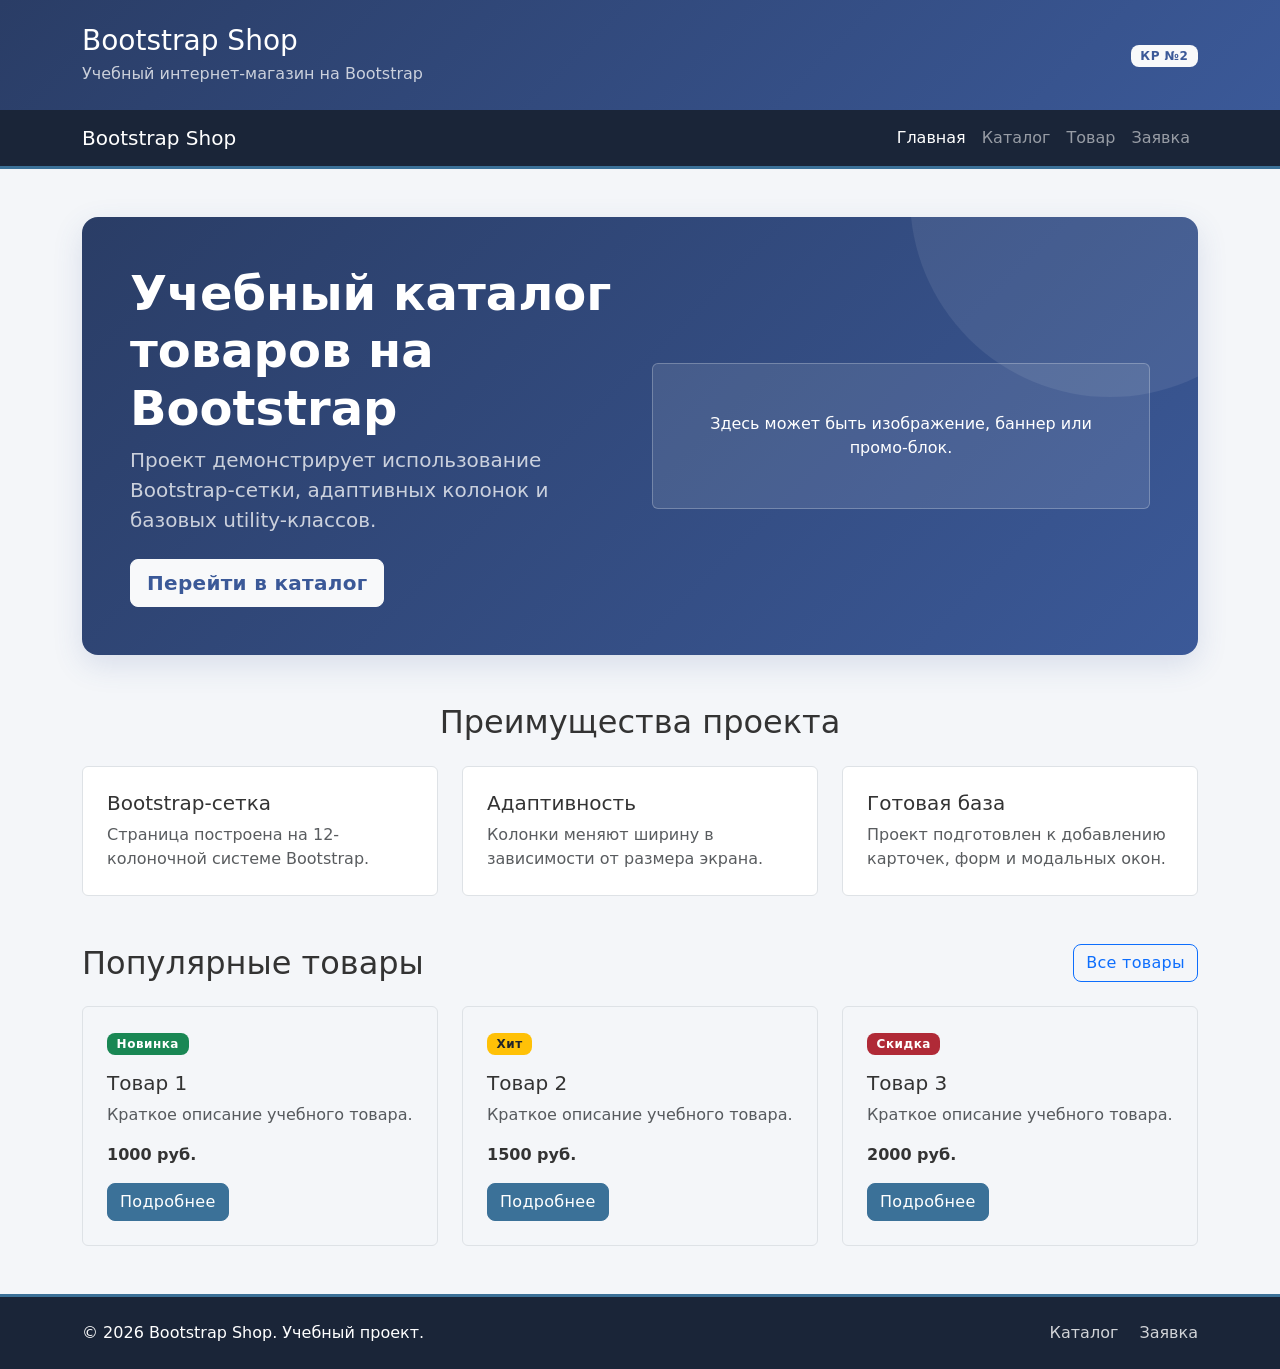
<file: index.html>
<!DOCTYPE html>
<html lang="ru">
<head>
  <meta charset="UTF-8">
  <meta name="viewport" content="width=device-width, initial-scale=1.0">
  <title>Главная — Bootstrap Shop</title>
  <link rel="stylesheet" href="vendor/bootstrap/css/bootstrap.min.css">
  <link rel="stylesheet" href="css/custom.css">
</head>
<body>
    <header class="bg-primary text-white py-4">
        <div class="container">
            <div class="row align-items-center">
                <div class="col-12 col-md-8">
                    <h1 class="h3 mb-1">Bootstrap Shop</h1>
                    <p class="mb-0 opacity-75">
                    Учебный интернет-магазин на Bootstrap
                    </p>
                </div>

                <div class="col-12 col-md-4 text-md-end mt-3 mt-md-0">
                    <span class="badge bg-light text-primary">
                    КР №2
                    </span>
                </div>
            </div>
        </div>
    </header>

    <nav class="navbar navbar-expand-lg navbar-dark bg-dark">
        <div class="container">
            <a class="navbar-brand" href="index.html">Bootstrap Shop</a>

            <button
            class="navbar-toggler"
            type="button"
            data-bs-toggle="collapse"
            data-bs-target="#mainNavbar"
            aria-controls="mainNavbar"
            aria-expanded="false"
            aria-label="Переключить навигацию"
            >
                <span class="navbar-toggler-icon"></span>
            </button>

            <div class="collapse navbar-collapse" id="mainNavbar">
                <ul class="navbar-nav ms-auto">
                    <li class="nav-item">
                        <a class="nav-link active" aria-current="page" href="index.html">
                            Главная
                        </a>
                    </li>
                    <li class="nav-item">
                        <a class="nav-link" href="catalog.html">Каталог</a>
                    </li>
                    <li class="nav-item">
                        <a class="nav-link" href="product.html">Товар</a>
                    </li>
                    <li class="nav-item">
                        <a class="nav-link" href="order.html">Заявка</a>
                    </li>
                </ul>
            </div>
        </div>
    </nav>
    <main>
        <section class="container my-5">
            <div class="hero-section p-4 p-md-5 text-white">
                <div class="row align-items-center g-4 position-relative z-1">
                    <div class="col-12 col-lg-6">
                        <h2 class="display-5 fw-bold">Учебный каталог товаров на Bootstrap</h2>
                        <p class="lead opacity-75 mb-4">Проект демонстрирует использование Bootstrap-сетки, адаптивных колонок и базовых utility-классов.</p>
                        <a class="btn btn-light btn-lg text-primary fw-bold" href="catalog.html">
                            Перейти в каталог
                        </a>
                    </div>
                    <div class="col-12 col-lg-6">
                        <div class="p-5 bg-white bg-opacity-10 border border-light border-opacity-25 rounded text-center">
                            <p class="mb-0">Здесь может быть изображение, баннер или промо-блок.</p>
                        </div>
                    </div>
                </div>
            </div>
        </section>
        <section class="container my-5">
            <h2 class="text-center mb-4">Преимущества проекта</h2>

            <div class="row g-4">
                <div class="col-12 col-md-4">
                    <div class="p-4 border rounded h-100 bg-white">
                        <h3 class="h5">Bootstrap-сетка</h3>
                        <p class="mb-0 text-muted">
                        Страница построена на 12-колоночной системе Bootstrap.
                        </p>
                    </div>
                </div>

                <div class="col-12 col-md-4">
                    <div class="p-4 border rounded h-100 bg-white">
                        <h3 class="h5">Адаптивность</h3>
                        <p class="mb-0 text-muted">
                        Колонки меняют ширину в зависимости от размера экрана.
                        </p>
                    </div>
                </div>

                <div class="col-12 col-md-4">
                    <div class="p-4 border rounded h-100 bg-white">
                        <h3 class="h5">Готовая база</h3>
                        <p class="mb-0 text-muted">
                        Проект подготовлен к добавлению карточек, форм и модальных окон.
                        </p>
                    </div>
                </div>
            </div>
        </section>
        <section class="container my-5">
            <div class="d-flex justify-content-between align-items-center mb-4">
                <h2 class="mb-0">Популярные товары</h2>
                <a class="btn btn-outline-primary" href="catalog.html">
                Все товары
                </a>
            </div>

            <div class="row g-4">
                <div class="col-12 col-md-6 col-lg-4">
                    <div class="border rounded h-100 p-4">
                        <span class="badge bg-success mb-3">Новинка</span>
                        <h3 class="h5">Товар 1</h3>
                        <p class="text-muted">
                        Краткое описание учебного товара.
                        </p>
                        <p class="fw-bold mb-3">1000 руб.</p>
                        <a class="btn btn-primary" href="product.html">
                        Подробнее
                        </a>
                    </div>
                </div>

                <div class="col-12 col-md-6 col-lg-4">
                    <div class="border rounded h-100 p-4">
                        <span class="badge bg-warning text-dark mb-3">Хит</span>
                        <h3 class="h5">Товар 2</h3>
                        <p class="text-muted">
                        Краткое описание учебного товара.
                        </p>
                        <p class="fw-bold mb-3">1500 руб.</p>
                        <a class="btn btn-primary" href="product.html">
                        Подробнее
                        </a>
                    </div>
                </div>

                <div class="col-12 col-md-6 col-lg-4">
                    <div class="border rounded h-100 p-4">
                        <span class="badge bg-danger mb-3">Скидка</span>
                        <h3 class="h5">Товар 3</h3>
                        <p class="text-muted">
                        Краткое описание учебного товара.
                        </p>
                        <p class="fw-bold mb-3">2000 руб.</p>
                        <a class="btn btn-primary" href="product.html">
                        Подробнее
                        </a>
                    </div>
                </div>
            </div>
        </section>

    </main>
    <footer class="bg-dark text-white py-4 mt-5">
        <div class="container">
            <div class="row align-items-center g-3">
            <div class="col-12 col-md-6">
                <p class="mb-0">
                &copy; 2026 Bootstrap Shop. Учебный проект.
                </p>
            </div>

            <div class="col-12 col-md-6 text-md-end">
                <a class="text-white text-decoration-none me-3" href="catalog.html">
                Каталог
                </a>
                <a class="text-white text-decoration-none" href="order.html">
                Заявка
                </a>
            </div>
            </div>
        </div>
    </footer>
  
    <script type="module" src="vendor/bootstrap/js/bootstrap.bundle.min.js"></script>
</body>
</html>
</file>
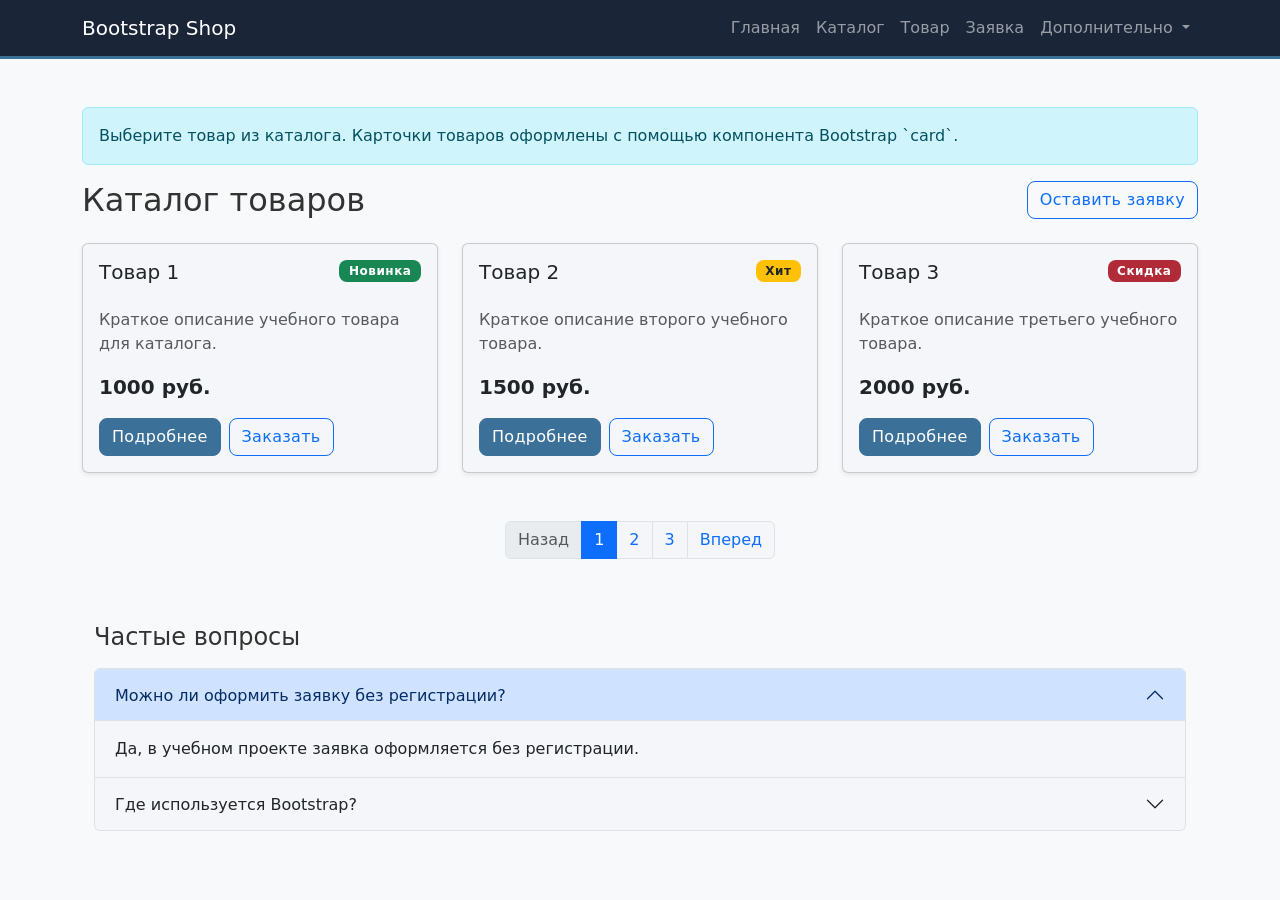
<file: catalog.html>
<!DOCTYPE html>
<html lang="ru">
<head>
  <meta charset="UTF-8">
  <meta name="viewport" content="width=device-width, initial-scale=1.0">
  <title>Каталог — Bootstrap Shop</title>

  <link rel="stylesheet" href="vendor/bootstrap/css/bootstrap.min.css">
  <link rel="stylesheet" href="css/custom.css">
</head>
<body class="bg-light">
  <nav class="navbar navbar-expand-lg navbar-dark bg-dark">
    <div class="container">
        <a class="navbar-brand" href="index.html">Bootstrap Shop</a>

        <button
        class="navbar-toggler"
        type="button"
        data-bs-toggle="collapse"
        data-bs-target="#mainNavbar"
        aria-controls="mainNavbar"
        aria-expanded="false"
        aria-label="Переключить навигацию"
        >
        <span class="navbar-toggler-icon"></span>
        </button>

        <div class="collapse navbar-collapse" id="mainNavbar">
            <ul class="navbar-nav ms-auto">
                <li class="nav-item">
                <a class="nav-link" href="index.html">Главная</a>
                </li>

                <li class="nav-item">
                <a class="nav-link" href="catalog.html">Каталог</a>
                </li>

                <li class="nav-item">
                <a class="nav-link" href="product.html">Товар</a>
                </li>

                <li class="nav-item">
                <a class="nav-link" href="order.html">Заявка</a>
                </li>

                <li class="nav-item dropdown">
                    <a
                        class="nav-link dropdown-toggle"
                        href="#"
                        role="button"
                        data-bs-toggle="dropdown"
                        aria-expanded="false"
                    >
                        Дополнительно
                    </a>
                    <ul class="dropdown-menu">
                        <li><a class="dropdown-item" href="catalog.html">Все товары</a></li>
                        <li><a class="dropdown-item" href="order.html">Оформить заявку</a></li>
                        <li><a class="dropdown-item" href="index.html#popular">Популярное</a></li>
                    </ul>
                </li>
            </ul>
        </div>
    </div>
  </nav>

  <main class="container my-5">
    <div class="alert alert-info" role="alert">
      Выберите товар из каталога. Карточки товаров оформлены с помощью компонента Bootstrap `card`.
    </div>

    <div class="d-flex justify-content-between align-items-center mb-4">
      <h1 class="h2 mb-0">Каталог товаров</h1>
      <a class="btn btn-outline-primary" href="order.html">
        Оставить заявку
      </a>
    </div>

    <div class="row g-4">
      <div class="col-12 col-md-6 col-lg-4">
        <div class="card h-100 shadow-sm">
            <div class="card-body d-flex flex-column">
                <div class="d-flex justify-content-between align-items-start mb-3">
                    <h2 class="card-title h5">Товар 1</h2>
                    <span class="badge bg-success">Новинка</span>
                </div>

                <p class="card-text text-muted">
                    Краткое описание учебного товара для каталога.
                </p>

                <p class="fw-bold fs-5 mt-auto">1000 руб.</p>

                <div class="d-flex gap-2">
                    <a class="btn btn-primary" href="product.html">Подробнее</a>
                    <button
                    class="btn btn-outline-primary"
                    type="button"
                    data-bs-toggle="modal"
                    data-bs-target="#orderModal"
                    >
                    Заказать
                    </button>
                </div>
            </div>
        </div>
      </div>
      
      <div class="col-12 col-md-6 col-lg-4">
        <div class="card h-100 shadow-sm">
            <div class="card-body d-flex flex-column">
                <div class="d-flex justify-content-between align-items-start mb-3">
                    <h2 class="card-title h5">Товар 2</h2>
                    <span class="badge bg-warning text-dark">Хит</span>
                </div>

                <p class="card-text text-muted">
                    Краткое описание второго учебного товара.
                </p>

                <p class="fw-bold fs-5 mt-auto">1500 руб.</p>

                <div class="d-flex gap-2">
                    <a class="btn btn-primary" href="product.html">Подробнее</a>
                    <button
                    class="btn btn-outline-primary"
                    type="button"
                    data-bs-toggle="modal"
                    data-bs-target="#orderModal"
                    >
                    Заказать
                    </button>
                </div>
            </div>
        </div>
      </div>

      <div class="col-12 col-md-6 col-lg-4">
        <div class="card h-100 shadow-sm">
            <div class="card-body d-flex flex-column">
                <div class="d-flex justify-content-between align-items-start mb-3">
                    <h2 class="card-title h5">Товар 3</h2>
                    <span class="badge bg-danger">Скидка</span>
                </div>

                <p class="card-text text-muted">
                    Краткое описание третьего учебного товара.
                </p>

                <p class="fw-bold fs-5 mt-auto">2000 руб.</p>

                <div class="d-flex gap-2">
                    <a class="btn btn-primary" href="product.html">Подробнее</a>
                    <button
                    class="btn btn-outline-primary"
                    type="button"
                    data-bs-toggle="modal"
                    data-bs-target="#orderModal"
                    >
                    Заказать
                    </button>
                </div>
            </div>
        </div>
      </div>
        <nav aria-label="Навигация по страницам каталога" class="mt-5">
        <ul class="pagination justify-content-center">
            <li class="page-item disabled">
            <a class="page-link" href="#" tabindex="-1" aria-disabled="true">Назад</a>
            </li>
            <li class="page-item active" aria-current="page">
            <a class="page-link" href="#">1</a>
            </li>
            <li class="page-item">
            <a class="page-link" href="#">2</a>
            </li>
            <li class="page-item">
            <a class="page-link" href="#">3</a>
            </li>
            <li class="page-item">
            <a class="page-link" href="#">Вперед</a>
            </li>
        </ul>
        </nav>
    </div>
    <div
        class="modal fade"
        id="orderModal"
        tabindex="-1"
        aria-labelledby="orderModalLabel"
        aria-hidden="true"
        >
        <div class="modal-dialog">
            <div class="modal-content">
            <div class="modal-header">
                <h2 class="modal-title h5" id="orderModalLabel">
                Быстрая заявка
                </h2>
                <button
                type="button"
                class="btn-close"
                data-bs-dismiss="modal"
                aria-label="Закрыть"
                ></button>
            </div>

            <div class="modal-body">
                <p class="text-muted">
                Оставьте контактные данные, и менеджер свяжется с вами.
                </p>

                <form>
                <div class="mb-3">
                    <label for="modal-name" class="form-label">Имя</label>
                    <input id="modal-name" type="text" class="form-control" required>
                </div>

                <div class="mb-3">
                    <label for="modal-phone" class="form-label">Телефон</label>
                    <input id="modal-phone" type="tel" class="form-control" required>
                </div>

                <div class="form-check mb-3">
                    <input id="modal-agree" class="form-check-input" type="checkbox" required>
                    <label class="form-check-label" for="modal-agree">
                    Согласен на обработку данных
                    </label>
                </div>
                </form>
            </div>

            <div class="modal-footer">
                <button type="button" class="btn btn-secondary" data-bs-dismiss="modal">
                Закрыть
                </button>
                <button type="button" class="btn btn-primary">
                Отправить
                </button>
            </div>
            </div>
        </div>
    </div>
    <section class="container my-5">
        <h2 class="h4 mb-3">Частые вопросы</h2>

        <div class="accordion" id="faqAccordion">
            <div class="accordion-item">
                <h3 class="accordion-header">
                    <button
                    class="accordion-button"
                    type="button"
                    data-bs-toggle="collapse"
                    data-bs-target="#faqOne"
                    aria-expanded="true"
                    aria-controls="faqOne"
                    >
                    Можно ли оформить заявку без регистрации?
                    </button>
                </h3>
                <div
                    id="faqOne"
                    class="accordion-collapse collapse show"
                    data-bs-parent="#faqAccordion"
                >
                    <div class="accordion-body">
                    Да, в учебном проекте заявка оформляется без регистрации.
                    </div>
                </div>
            </div>

            <div class="accordion-item">
                <h3 class="accordion-header">
                    <button
                    class="accordion-button collapsed"
                    type="button"
                    data-bs-toggle="collapse"
                    data-bs-target="#faqTwo"
                    aria-expanded="false"
                    aria-controls="faqTwo"
                    >
                    Где используется Bootstrap?
                    </button>
                </h3>
                <div
                    id="faqTwo"
                    class="accordion-collapse collapse"
                    data-bs-parent="#faqAccordion"
                >
                    <div class="accordion-body">
                    Bootstrap используется для сетки, карточек, форм, навигации, сообщений и модальных окон.
                    </div>
                </div>
            </div>
        </div>
    </section>
    
  </main>

  <script src="vendor/bootstrap/js/bootstrap.bundle.min.js"></script>
</body>
</html>
</file>
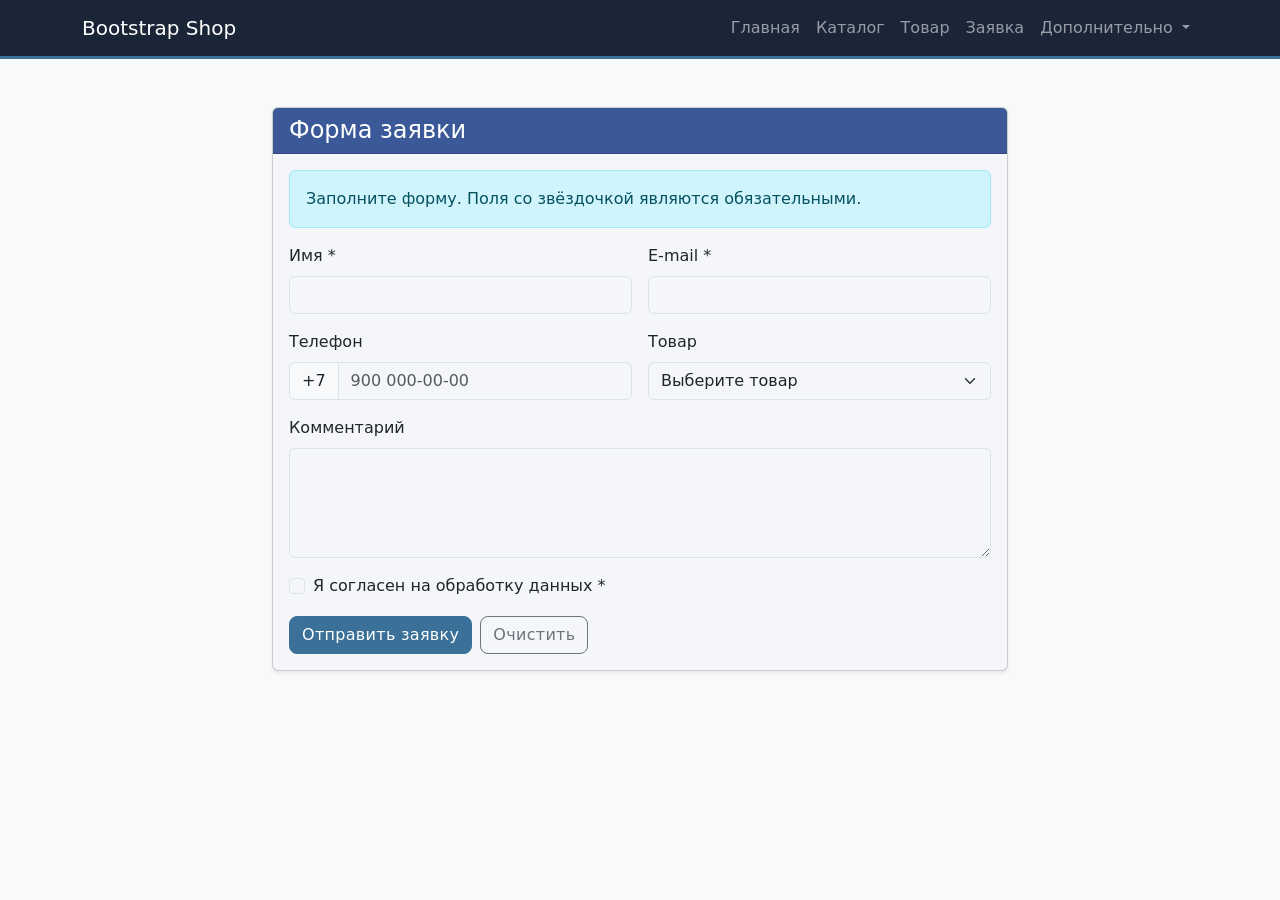
<file: order.html>
<!DOCTYPE html>
<html lang="ru">
<head>
  <meta charset="UTF-8">
  <meta name="viewport" content="width=device-width, initial-scale=1.0">
  <title>Каталог — Bootstrap Shop</title>

  <link rel="stylesheet" href="vendor/bootstrap/css/bootstrap.min.css">
  <link rel="stylesheet" href="css/custom.css">
</head>
<body class="bg-light">
  <nav class="navbar navbar-expand-lg navbar-dark bg-dark">
    <div class="container">
        <a class="navbar-brand" href="index.html">Bootstrap Shop</a>

        <button
        class="navbar-toggler"
        type="button"
        data-bs-toggle="collapse"
        data-bs-target="#mainNavbar"
        aria-controls="mainNavbar"
        aria-expanded="false"
        aria-label="Переключить навигацию"
        >
        <span class="navbar-toggler-icon"></span>
        </button>

        <div class="collapse navbar-collapse" id="mainNavbar">
            <ul class="navbar-nav ms-auto">
                <li class="nav-item">
                <a class="nav-link" href="index.html">Главная</a>
                </li>

                <li class="nav-item">
                <a class="nav-link" href="catalog.html">Каталог</a>
                </li>

                <li class="nav-item">
                <a class="nav-link" href="product.html">Товар</a>
                </li>

                <li class="nav-item">
                <a class="nav-link" href="order.html">Заявка</a>
                </li>

                <li class="nav-item dropdown">
                    <a
                        class="nav-link dropdown-toggle"
                        href="#"
                        role="button"
                        data-bs-toggle="dropdown"
                        aria-expanded="false"
                    >
                        Дополнительно
                    </a>
                    <ul class="dropdown-menu">
                        <li><a class="dropdown-item" href="catalog.html">Все товары</a></li>
                        <li><a class="dropdown-item" href="order.html">Оформить заявку</a></li>
                        <li><a class="dropdown-item" href="index.html#popular">Популярное</a></li>
                    </ul>
                </li>
            </ul>
        </div>
    </div>
  </nav>
  <main class="container my-5">
    <div class="row justify-content-center">
        <div class="col-12 col-lg-8">
            <div class="card shadow-sm">
                <div class="card-header bg-primary text-white">
                    <h1 class="h4 mb-0">Форма заявки</h1>
                </div>

                <div class="card-body">
                    <div class="alert alert-info" role="alert">
                        Заполните форму. Поля со звёздочкой являются обязательными.
                    </div>

                    <form>
                        <div class="row g-3">
                            <div class="col-12 col-md-6">
                                <label for="order-name" class="form-label">Имя *</label>
                                <input id="order-name" name="name" type="text" class="form-control" required>
                            </div>

                            <div class="col-12 col-md-6">
                                <label for="order-email" class="form-label">E-mail *</label>
                                <input id="order-email" name="email" type="email" class="form-control" required>
                            </div>

                            <div class="col-12 col-md-6">
                                <label for="order-phone" class="form-label">Телефон</label>
                                <div class="input-group">
                                <span class="input-group-text">+7</span>
                                <input id="order-phone" name="phone" type="tel" class="form-control" placeholder="900 000-00-00">
                                </div>
                            </div>

                            <div class="col-12 col-md-6">
                                <label for="order-product" class="form-label">Товар</label>
                                <select id="order-product" name="product" class="form-select">
                                <option selected>Выберите товар</option>
                                <option value="product-1">Товар 1</option>
                                <option value="product-2">Товар 2</option>
                                <option value="product-3">Товар 3</option>
                                </select>
                            </div>

                            <div class="col-12">
                                <label for="order-comment" class="form-label">Комментарий</label>
                                <textarea id="order-comment" name="comment" class="form-control" rows="4"></textarea>
                            </div>

                            <div class="col-12">
                                <div class="form-check">
                                <input id="order-agree" class="form-check-input" type="checkbox" required>
                                <label class="form-check-label" for="order-agree">
                                    Я согласен на обработку данных *
                                </label>
                                </div>
                            </div>

                            <div class="col-12 d-flex gap-2">
                                <button class="btn btn-primary" type="submit">
                                Отправить заявку
                                </button>
                                <button class="btn btn-outline-secondary" type="reset">
                                Очистить
                                </button>
                            </div>
                        </div>
                    </form>
                </div>
            </div>
        </div>
    </div>
  </main>

  <script src="vendor/bootstrap/js/bootstrap.bundle.min.js"></script>
</body>
</html>
</file>
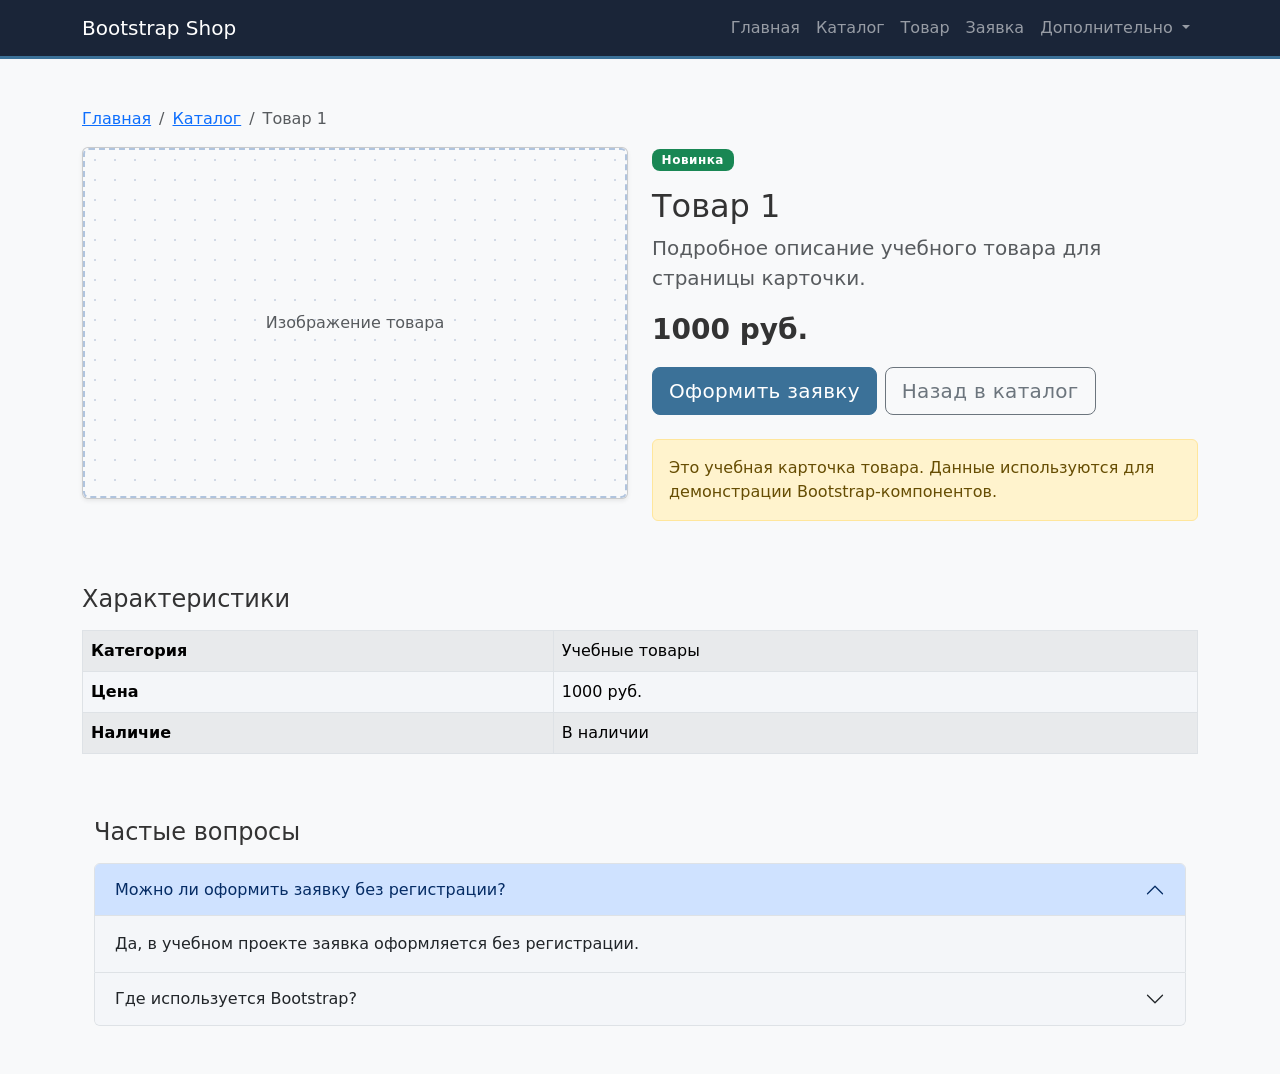
<file: product.html>
<!DOCTYPE html>
<html lang="ru">
<head>
  <meta charset="UTF-8">
  <meta name="viewport" content="width=device-width, initial-scale=1.0">
  <title>Каталог — Bootstrap Shop</title>

  <link rel="stylesheet" href="vendor/bootstrap/css/bootstrap.min.css">
  <link rel="stylesheet" href="css/custom.css">
</head>
<body class="bg-light">
    <nav class="navbar navbar-expand-lg navbar-dark bg-dark">
        <div class="container">
            <a class="navbar-brand" href="index.html">Bootstrap Shop</a>

            <button
            class="navbar-toggler"
            type="button"
            data-bs-toggle="collapse"
            data-bs-target="#mainNavbar"
            aria-controls="mainNavbar"
            aria-expanded="false"
            aria-label="Переключить навигацию"
            >
            <span class="navbar-toggler-icon"></span>
            </button>

            <div class="collapse navbar-collapse" id="mainNavbar">
                <ul class="navbar-nav ms-auto">
                    <li class="nav-item">
                    <a class="nav-link" href="index.html">Главная</a>
                    </li>

                    <li class="nav-item">
                    <a class="nav-link" href="catalog.html">Каталог</a>
                    </li>

                    <li class="nav-item">
                    <a class="nav-link" href="product.html">Товар</a>
                    </li>

                    <li class="nav-item">
                    <a class="nav-link" href="order.html">Заявка</a>
                    </li>

                    <li class="nav-item dropdown">
                        <a
                            class="nav-link dropdown-toggle"
                            href="#"
                            role="button"
                            data-bs-toggle="dropdown"
                            aria-expanded="false"
                        >
                            Дополнительно
                        </a>
                        <ul class="dropdown-menu">
                            <li><a class="dropdown-item" href="catalog.html">Все товары</a></li>
                            <li><a class="dropdown-item" href="order.html">Оформить заявку</a></li>
                            <li><a class="dropdown-item" href="index.html#popular">Популярное</a></li>
                        </ul>
                    </li>
                </ul>
            </div>
        </div>
    </nav>
    <main class="container my-5">
        <nav aria-label="breadcrumb">
            <ol class="breadcrumb">
            <li class="breadcrumb-item"><a href="index.html">Главная</a></li>
            <li class="breadcrumb-item"><a href="catalog.html">Каталог</a></li>
            <li class="breadcrumb-item active" aria-current="page">Товар 1</li>
            </ol>
        </nav>

        <div class="row g-4">
            <div class="col-12 col-lg-6">
                <div class="card shadow-sm">
                    <div class="placeholder-image bg-light border rounded d-flex align-items-center justify-content-center">
                    <span class="text-muted">Изображение товара</span>
                    </div>
                </div>
            </div>

            <div class="col-12 col-lg-6">
                <span class="badge bg-success mb-3">Новинка</span>
                <h1 class="h2">Товар 1</h1>
                <p class="lead text-muted">
                    Подробное описание учебного товара для страницы карточки.
                </p>

                <p class="fs-3 fw-bold">1000 руб.</p>

                <div class="d-flex gap-2 mb-4">
                    <a class="btn btn-primary btn-lg" href="order.html">
                    Оформить заявку
                    </a>
                    <a class="btn btn-outline-secondary btn-lg" href="catalog.html">
                    Назад в каталог
                    </a>
                </div>

                <div class="alert alert-warning" role="alert">
                    Это учебная карточка товара. Данные используются для демонстрации Bootstrap-компонентов.
                </div>
            </div>
        </div>

        <section class="mt-5">
            <h2 class="h4 mb-3">Характеристики</h2>

            <div class="table-responsive">
                <table class="table table-striped table-bordered align-middle">
                    <tbody>
                        <tr>
                            <th scope="row">Категория</th>
                            <td>Учебные товары</td>
                        </tr>
                        <tr>
                            <th scope="row">Цена</th>
                            <td>1000 руб.</td>
                        </tr>
                        <tr>
                            <th scope="row">Наличие</th>
                            <td>В наличии</td>
                        </tr>
                    </tbody>
                </table>
            </div>
        </section>
        <section class="container my-5">
            <h2 class="h4 mb-3">Частые вопросы</h2>

            <div class="accordion" id="faqAccordion">
                <div class="accordion-item">
                    <h3 class="accordion-header">
                        <button
                        class="accordion-button"
                        type="button"
                        data-bs-toggle="collapse"
                        data-bs-target="#faqOne"
                        aria-expanded="true"
                        aria-controls="faqOne"
                        >
                        Можно ли оформить заявку без регистрации?
                        </button>
                    </h3>
                    <div
                        id="faqOne"
                        class="accordion-collapse collapse show"
                        data-bs-parent="#faqAccordion"
                    >
                        <div class="accordion-body">
                        Да, в учебном проекте заявка оформляется без регистрации.
                        </div>
                    </div>
                </div>

                <div class="accordion-item">
                    <h3 class="accordion-header">
                        <button
                        class="accordion-button collapsed"
                        type="button"
                        data-bs-toggle="collapse"
                        data-bs-target="#faqTwo"
                        aria-expanded="false"
                        aria-controls="faqTwo"
                        >
                        Где используется Bootstrap?
                        </button>
                    </h3>
                    <div
                        id="faqTwo"
                        class="accordion-collapse collapse"
                        data-bs-parent="#faqAccordion"
                    >
                        <div class="accordion-body">
                        Bootstrap используется для сетки, карточек, форм, навигации, сообщений и модальных окон.
                        </div>
                    </div>
                </div>
            </div>
        </section>

    </main>
    <script src="vendor/bootstrap/js/bootstrap.bundle.min.js"></script>
</body>
</html>
</file>
<file: css/custom.css>
.placeholder-box {
  min-height: 240px;
}

.card-img-top {
  height: 180px;
  object-fit: cover;
}

:root {
  --bs-primary: #3b7198;
  --bs-primary-rgb: 59, 89, 152;
  
  --bs-secondary: #6c757d;
  --bs-secondary-rgb: 108, 117, 125;
  
  --bs-success: #198754;
  --bs-success-rgb: 25, 135, 84;
  
  --bs-danger: #b02a37;
  --bs-danger-rgb: 176, 42, 55;
  
  --bs-warning: #ffc107;
  --bs-warning-rgb: 255, 193, 7;

  --bs-body-bg: #f4f6f9;
}

body {
  font-family: system-ui, "Segoe UI", Roboto, "Helvetica Neue", Arial, sans-serif;
  color: #333;
  scroll-behavior: smooth;
}

.navbar.bg-dark {
  background-color: #1a2538 !important;
  border-bottom: 3px solid var(--bs-primary);
}

header.bg-primary {
  background: linear-gradient(135deg, #2a3d66 0%, #3b5998 100%) !important;
}

.hero-section {
  background: linear-gradient(135deg, #2a3d66 0%, #3b5998 100%);
  border-radius: 1rem;
  position: relative;
  overflow: hidden;
  box-shadow: 0 10px 30px rgba(59, 89, 152, 0.15);
}

.hero-section::after {
  content: '';
  position: absolute;
  top: -50%;
  right: -10%;
  width: 400px;
  height: 400px;
  background: rgba(255, 255, 255, 0.08);
  border-radius: 50%;
  pointer-events: none;
}

.custom-card {
  transition: transform 0.3s cubic-bezier(0.175, 0.885, 0.32, 1.275), box-shadow 0.3s ease;
  border: 1px solid rgba(0, 0, 0, 0.05);
  background-color: #ffffff;
  border-radius: 0.75rem;
}

.custom-card:hover {
  transform: translateY(-8px);
  box-shadow: 0 15px 30px rgba(59, 89, 152, 0.12) !important;
}

.badge {
  font-weight: 600;
  letter-spacing: 0.5px;
  padding: 0.4em 0.8em;
  border-radius: 0.5rem;
}

.placeholder-image {
  min-height: 350px;
  background-color: #eef2f7;
  background-image: radial-gradient(#d1d9e6 1px, transparent 1px);
  background-size: 20px 20px;
  border-radius: 0.75rem;
  border: 2px dashed #b0c4de !important;
}

.btn {
  border-radius: 0.5rem;
  font-weight: 500;
  letter-spacing: 0.3px;
}

.btn-primary {
  background-color: var(--bs-primary);
  border-color: var(--bs-primary);
}
.btn-primary:hover {
  background-color: #2c467a;
  border-color: #2c467a;
}

.form-control:focus, .form-select:focus {
  box-shadow: 0 0 0 0.25rem rgba(59, 89, 152, 0.15);
  border-color: #8ca4ce;
}

footer.bg-dark {
  background-color: #1a2538 !important;
  border-top: 3px solid var(--bs-primary);
}
footer a {
  transition: color 0.2s ease;
  opacity: 0.8;
}
footer a:hover {
  opacity: 1;
  color: #fff !important;
}

@media (max-width: 768px) {
  .placeholder-image {
    min-height: 250px;
  }
  .custom-card:hover {
    transform: none; /* Убираем прыжки на мобильных */
  }
}
</file>
